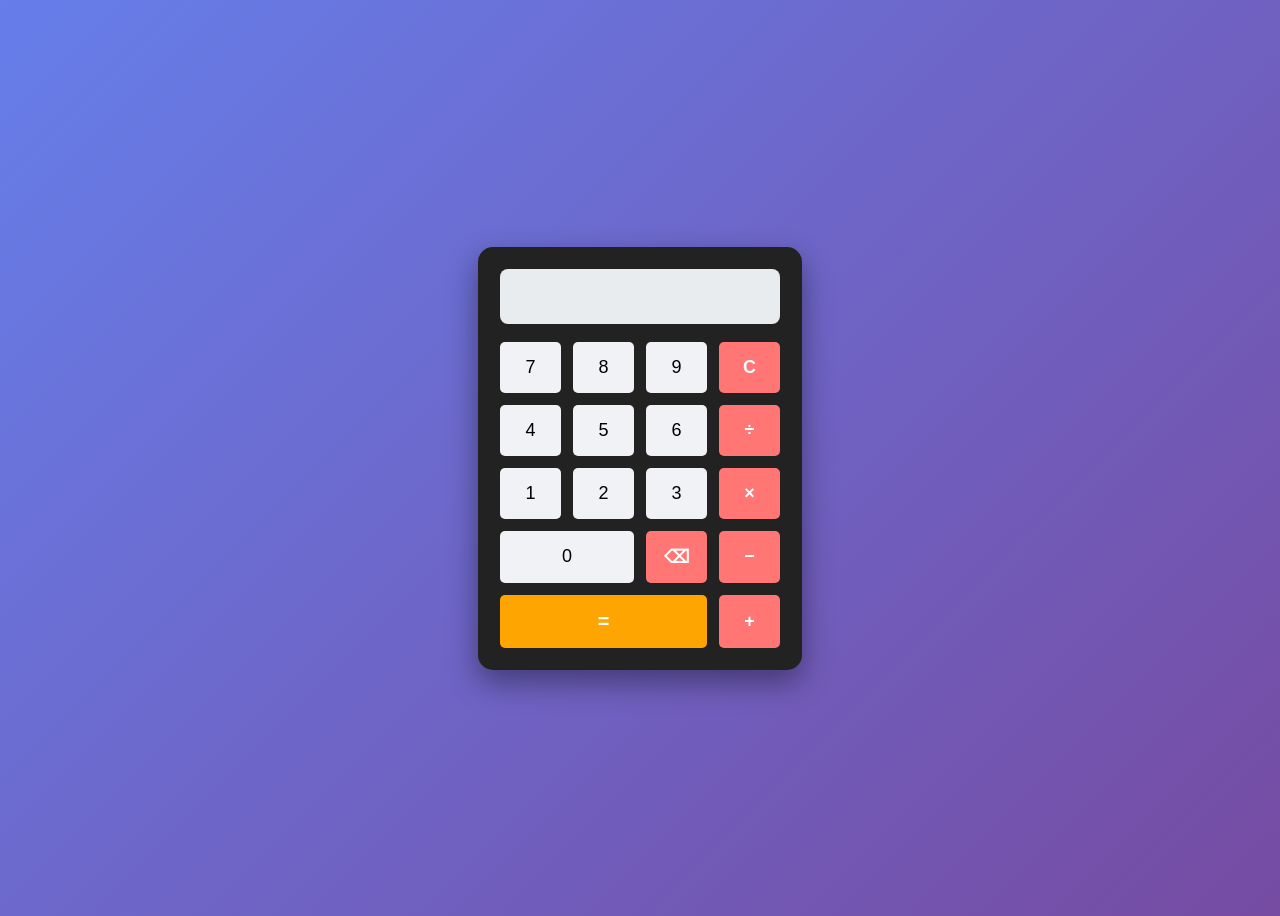
<file: codealpha_calculator/index.html>
<!DOCTYPE html>
<html lang="en">
<head>
    <meta charset="UTF-8">
    <title>Calculator</title>
    <link rel="stylesheet" href="style.css">
</head>
<body>

    <div class="calculator">
        <input type="text" id="display" disabled>
<div class="buttons">
    <!-- Numbers -->
    <button onclick="appendValue('7')">7</button>
    <button onclick="appendValue('8')">8</button>
    <button onclick="appendValue('9')">9</button>
    <button onclick="clearDisplay()" class="operator">C</button>

    <button onclick="appendValue('4')">4</button>
    <button onclick="appendValue('5')">5</button>
    <button onclick="appendValue('6')">6</button>
    <button onclick="appendValue('/')" class="operator">÷</button>

    <button onclick="appendValue('1')">1</button>
    <button onclick="appendValue('2')">2</button>
    <button onclick="appendValue('3')">3</button>
    <button onclick="appendValue('*')" class="operator">×</button>

    <button onclick="appendValue('0')" class="zero">0</button>
    <button onclick="deleteLast()" class="operator">⌫</button>
    <button onclick="appendValue('-')" class="operator">−</button>

    <button class="equal" onclick="calculateResult()">=</button>
    <button onclick="appendValue('+')" class="operator">+</button>
</div>
    </div>

    <script src="script.js"></script>
</body>
</html>
</file>
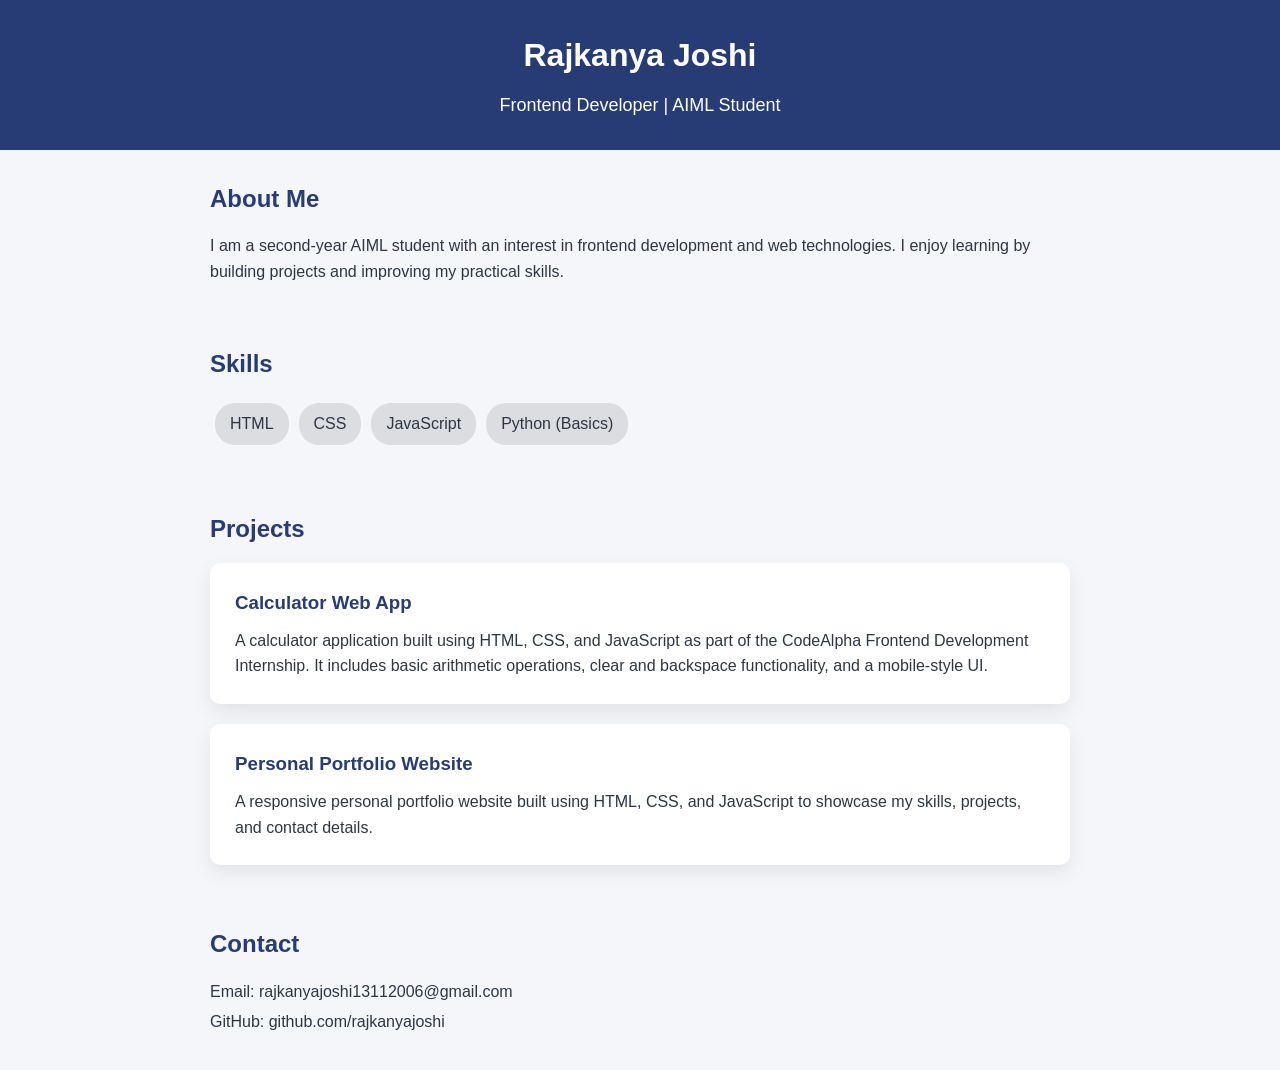
<file: codealpha_portfolio/index.html>
<!DOCTYPE html>
<html lang="en">
<head>
    <meta charset="UTF-8">
    <title>Rajkanya Joshi | Portfolio</title>
    <link rel="stylesheet" href="style.css">
</head>
<body>

    <!-- Header -->
<header>
  
    <h1>Rajkanya Joshi</h1>
    <p>Frontend Developer | AIML Student</p>
</header>
    <!-- About Section -->
    <section id="about">
        <h2>About Me</h2>
        <p>
            I am a second-year AIML student with an interest in frontend development and web technologies.
            I enjoy learning by building projects and improving my practical skills.
        </p>
    </section>

    <!-- Skills Section -->
    <section id="skills">
        <h2>Skills</h2>
        <ul>
            <li>HTML</li>
            <li>CSS</li>
            <li>JavaScript</li>
            <li>Python (Basics)</li>
        </ul>
    </section>

    <!-- Projects Section -->
   <section id="projects">
    <h2>Projects</h2>

    <div class="projects-container">
        <div class="project">
            <h3>Calculator Web App</h3>
            <p>
                A calculator application built using HTML, CSS, and JavaScript as part of
                the CodeAlpha Frontend Development Internship. It includes basic arithmetic
                operations, clear and backspace functionality, and a mobile-style UI.
            </p>
        </div>

        <div class="project">
            <h3>Personal Portfolio Website</h3>
            <p>
                A responsive personal portfolio website built using HTML, CSS, and JavaScript
                to showcase my skills, projects, and contact details.
            </p>
        </div>
    </div>
</section>

    <!-- Contact Section -->
    <section id="contact">
        <h2>Contact</h2>
        <p>Email: rajkanyajoshi13112006@gmail.com</p>
        <p>GitHub: github.com/rajkanyajoshi</p>
    </section>

    <script src="script.js"></script>
</body>
</html>
</file>
<file: codealpha_calculator/style.css>
body {
    display: flex;
    justify-content: center;
    align-items: center;
    height: 100vh;
    background: linear-gradient(135deg, #667eea, #764ba2);
    font-family: Arial, sans-serif;
}

.calculator {
    background: #222;
    padding: 22px;
    border-radius: 15px;
    width: 280px;
    box-shadow: 0 12px 30px rgba(0, 0, 0, 0.4);
}

#display {
    width: 100%;
    height: 55px;
    margin-bottom: 18px;
    font-size: 22px;

    /* Text behavior */
    text-align: right;
    line-height: 55px;

    /* Balanced spacing */
    padding: 0 15px;

    border: none;
    border-radius: 8px;
    background: #e9ecef;
    color: #2d3436;

    box-sizing: border-box;
}

.buttons {
    display: grid;
    grid-template-columns: repeat(4, 1fr);
    gap: 12px;
}
button {
    padding: 15px;
    font-size: 18px;
    border: none;
    border-radius: 5px;
    cursor: pointer;
}

button:hover {
    background: #ddd;
}
.equal {
    grid-column: span 3;
    background: #ffa502;
    color: white;
    font-size: 20px;
    font-weight: bold;
}

.equal:hover {
    background: #e69500;
}
.operator {
    background: #ff7675;
    color: white;
    font-weight: bold;
}

.operator:hover {
    background: #e17055;
}

.zero {
    grid-column: span 2;
}

button {
    background: #f1f2f6;
}
</file>
<file: codealpha_portfolio/style.css>
* {
    margin: 0;
    padding: 0;
    box-sizing: border-box;
}

body {
    font-family: Arial, sans-serif;
    background: #f5f6fa;
    color: #2f3640;
    line-height: 1.6;
}

/* Header */
header {
    background: #273c75;
    color: white;
    padding: 30px 20px;
    text-align: center;
}

header h1 {
    font-size: 32px;
}

header p {
    margin-top: 10px;
    font-size: 18px;
}
.profile-pic {
    width: 140px;
    height: 140px;
    object-fit: cover;
    border-radius: 50%;
    border: 4px solid white;
    margin-bottom: 15px;
}

/* Sections */
section {
    padding: 30px 20px;
    max-width: 900px;
    margin: auto;
}

section h2 {
    margin-bottom: 15px;
    color: #273c75;
}

/* Skills */
#skills ul {
    list-style: none;
    display: flex;
    flex-wrap: wrap;
}

#skills li {
    background: #dcdde1;
    padding: 8px 15px;
    margin: 5px;
    border-radius: 20px;
}

/* Projects */
/* Projects layout fix */
.projects-container {
    display: grid;
    grid-template-columns: 1fr;
    gap: 20px;
}

.project {
    background: #ffffff;
    padding: 25px;
    border-radius: 10px;
    box-shadow: 0 8px 20px rgba(0, 0, 0, 0.08);
}

.project h3 {
    margin-bottom: 10px;
    color: #273c75;
}

/* Contact */
#contact p {
    margin: 5px 0;
}
</file>
